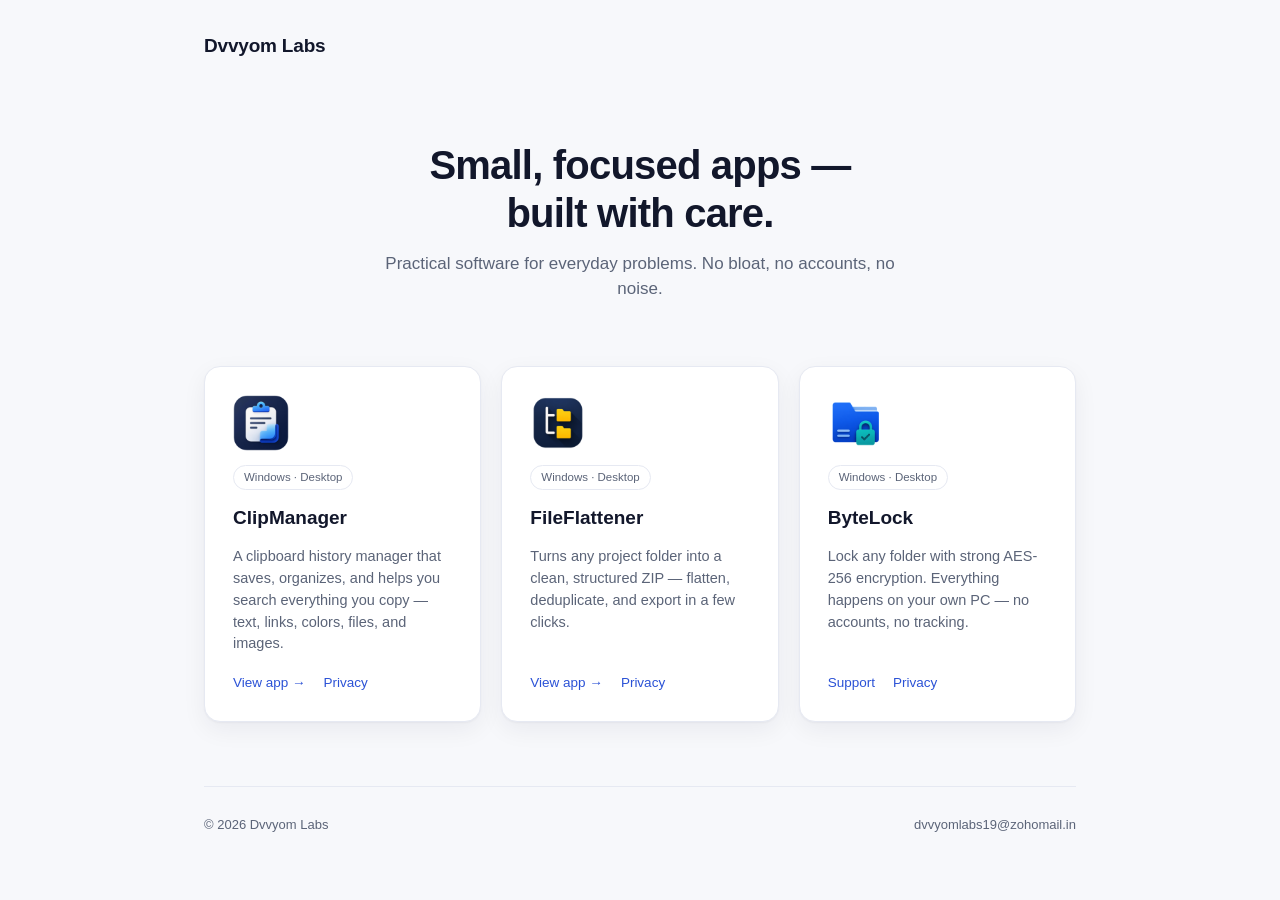
<file: index.html>
<!DOCTYPE html>
<html lang="en">
<head>
<meta charset="UTF-8">
<meta name="viewport" content="width=device-width, initial-scale=1, viewport-fit=cover">
<title>Dvvyom Labs</title>
<link rel="icon" href="[data-uri]">
<style>
  :root{
    --bg:#f7f8fb; --surface:#ffffff; --text:#12172b; --muted:#5b6478;
    --accent:#2b52d6; --accent-2:#173aa6; --border:#e6e9f2; --shadow:0 1px 2px rgba(18,23,43,.04), 0 8px 24px rgba(18,23,43,.06);
  }
  @media (prefers-color-scheme: dark){
    :root:not([data-theme="light"]){
      --bg:#0d1120; --surface:#161b30; --text:#f2f4fb; --muted:#9aa2bd;
      --accent:#6f8bff; --accent-2:#9cb1ff; --border:#262c48; --shadow:0 1px 2px rgba(0,0,0,.3), 0 8px 24px rgba(0,0,0,.35);
    }
  }
  :root[data-theme="dark"]{
    --bg:#0d1120; --surface:#161b30; --text:#f2f4fb; --muted:#9aa2bd;
    --accent:#6f8bff; --accent-2:#9cb1ff; --border:#262c48; --shadow:0 1px 2px rgba(0,0,0,.3), 0 8px 24px rgba(0,0,0,.35);
  }
  *{box-sizing:border-box;}
  html{scroll-padding-top:env(safe-area-inset-top,0px);}
  body{
    margin:0; background:var(--bg); color:var(--text);
    font-family:-apple-system,BlinkMacSystemFont,"Segoe UI",Inter,Roboto,Arial,sans-serif;
    padding-top:env(safe-area-inset-top,0px); padding-bottom:env(safe-area-inset-bottom,0px);
    line-height:1.5;
  }
  .wrap{max-width:920px; margin:0 auto; padding:0 24px;}
  header{padding:32px 0 8px; display:flex; align-items:center; justify-content:space-between;}
  .brand{font-size:19px; font-weight:600; letter-spacing:-0.01em; color:var(--text); text-decoration:none;}
  nav a{color:var(--muted); text-decoration:none; font-size:14px; margin-left:24px;}
  nav a:hover{color:var(--text);}
  .hero{padding:72px 0 48px; text-align:center;}
  .hero h1{font-size:40px; line-height:1.2; margin:0 0 14px; font-weight:700; letter-spacing:-0.02em;}
  .hero p{color:var(--muted); font-size:17px; max-width:520px; margin:0 auto;}
  .apps{display:grid; grid-template-columns:repeat(auto-fit,minmax(240px,1fr)); gap:20px; padding:16px 0 64px;}
  @media (max-width:680px){.apps{grid-template-columns:1fr;}}
  .card{
    background:var(--surface); border:1px solid var(--border); border-radius:16px;
    padding:28px; box-shadow:var(--shadow); display:flex; flex-direction:column; gap:14px;
  }
  .card img{width:56px; height:56px; border-radius:14px; display:block;}
  .card h2{font-size:19px; margin:0; font-weight:600;}
  .card p{color:var(--muted); font-size:14.5px; margin:0; flex-grow:1;}
  .tag{display:inline-block; font-size:11.5px; color:var(--muted); border:1px solid var(--border); border-radius:100px; padding:3px 10px; width:fit-content;}
  .links{display:flex; gap:18px; margin-top:4px;}
  .links a{font-size:13.5px; color:var(--accent); text-decoration:none; font-weight:500;}
  .links a:hover{text-decoration:underline;}
  footer{border-top:1px solid var(--border); padding:28px 0 40px; display:flex; justify-content:space-between; flex-wrap:wrap; gap:12px;}
  footer span{color:var(--muted); font-size:13px;}
  footer a{color:var(--muted); font-size:13px; text-decoration:none;}
  footer a:hover{color:var(--text);}
</style>
</head>
<body>
  <div class="wrap">
    <header>
      <a class="brand" href="/">Dvvyom Labs</a>
    </header>

    <section class="hero">
      <h1>Small, focused apps — <br>built with care.</h1>
      <p>Practical software for everyday problems. No bloat, no accounts, no noise.</p>
    </section>

    <section class="apps">
      <div class="card">
        <img src="[data-uri]" alt="ClipManager icon">
        <span class="tag">Windows · Desktop</span>
        <h2>ClipManager</h2>
        <p>A clipboard history manager that saves, organizes, and helps you search everything you copy — text, links, colors, files, and images.</p>
        <div class="links">
          <a href="/apps/clipmanager/">View app →</a>
          <a href="/apps/clipmanager/privacy/">Privacy</a>
        </div>
      </div>

      <div class="card">
        <img src="[data-uri]" alt="FileFlattener icon">
        <span class="tag">Windows · Desktop</span>
        <h2>FileFlattener</h2>
        <p>Turns any project folder into a clean, structured ZIP — flatten, deduplicate, and export in a few clicks.</p>
        <div class="links">
          <a href="https://omvs077.github.io/apps/fileflattener/">View app →</a>
          <a href="https://omvs077.github.io/apps/fileflattener/privacy/">Privacy</a>
        </div>
      </div>

      <div class="card">
        <img src="[data-uri]" alt="ByteLock icon">
        <span class="tag">Windows · Desktop</span>
        <h2>ByteLock</h2>
        <p>Lock any folder with strong AES-256 encryption. Everything happens on your own PC — no accounts, no tracking.</p>
        <div class="links">
          <a href="/apps/bytelock/support/">Support</a>
          <a href="/apps/bytelock/privacy/">Privacy</a>
        </div>
      </div>
    </section>

    <footer>
      <span>© 2026 Dvvyom Labs</span>
      <a href="mailto:dvvyomlabs19@zohomail.in">dvvyomlabs19@zohomail.in</a>
    </footer>
  </div>
</body>
</html>
</file>
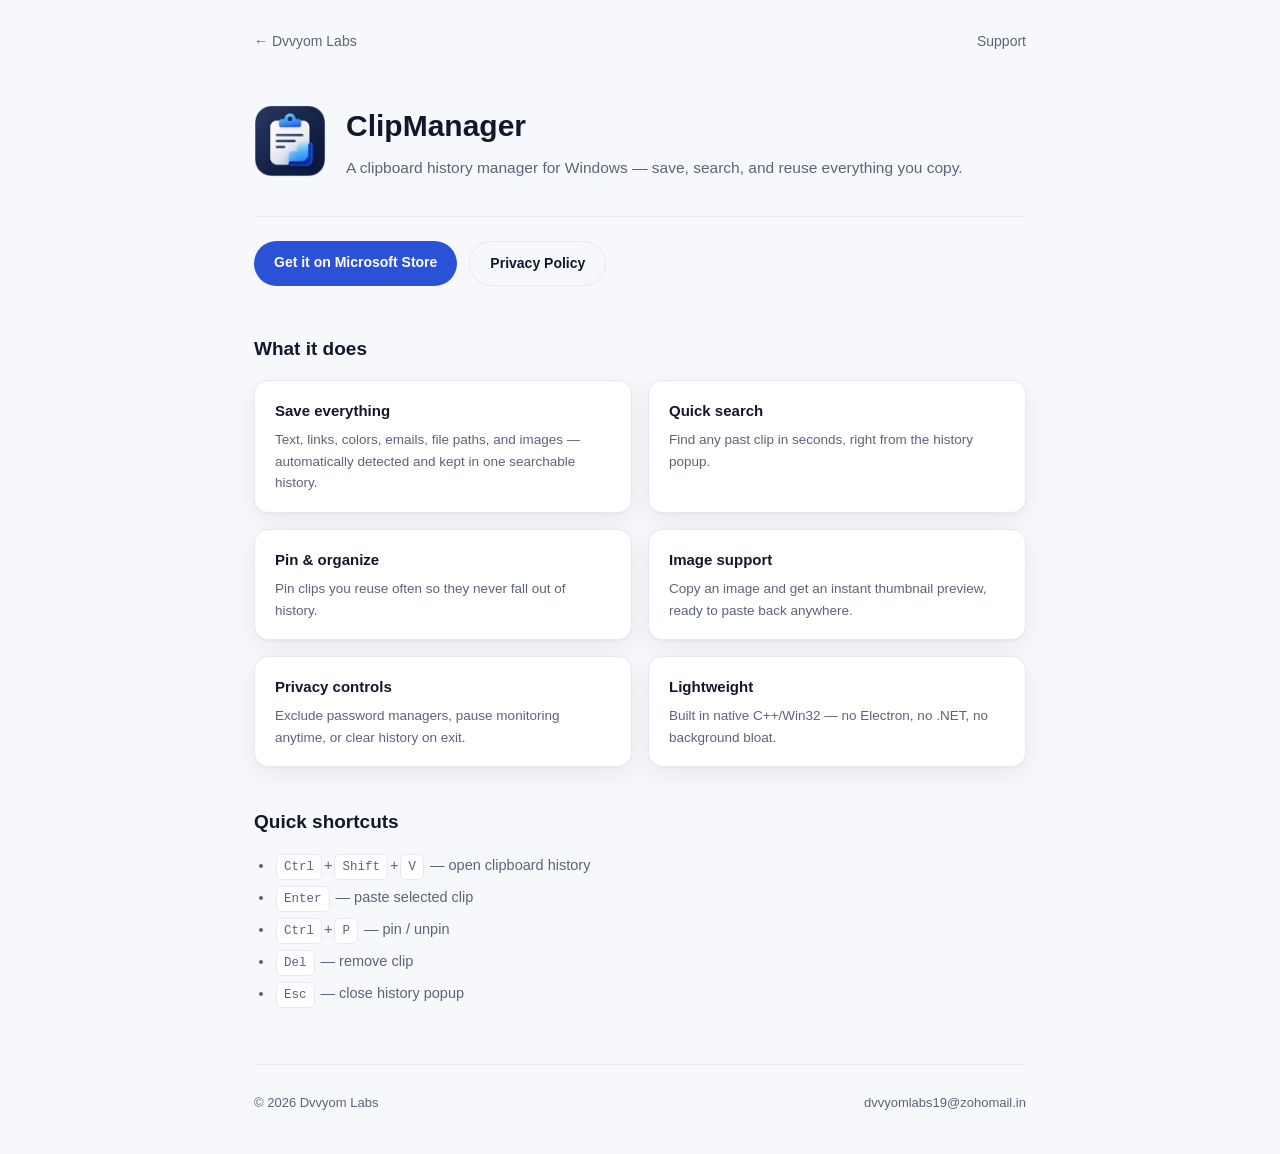
<file: apps/clipmanager/index.html>
<!DOCTYPE html>
<html lang="en">
<head>
<meta charset="UTF-8">
<meta name="viewport" content="width=device-width, initial-scale=1, viewport-fit=cover">
<title>ClipManager — Dvvyom Labs</title>
<link rel="icon" href="[data-uri]">
<style>
  :root{
    --bg:#f7f8fb; --surface:#ffffff; --text:#12172b; --muted:#5b6478;
    --accent:#2b52d6; --border:#e6e9f2; --shadow:0 1px 2px rgba(18,23,43,.04), 0 8px 24px rgba(18,23,43,.06);
  }
  @media (prefers-color-scheme: dark){
    :root:not([data-theme="light"]){
      --bg:#0d1120; --surface:#161b30; --text:#f2f4fb; --muted:#9aa2bd;
      --accent:#6f8bff; --border:#262c48; --shadow:0 1px 2px rgba(0,0,0,.3), 0 8px 24px rgba(0,0,0,.35);
    }
  }
  *{box-sizing:border-box;}
  body{
    margin:0; background:var(--bg); color:var(--text);
    font-family:-apple-system,BlinkMacSystemFont,"Segoe UI",Inter,Roboto,Arial,sans-serif;
    padding-top:env(safe-area-inset-top,0px); padding-bottom:env(safe-area-inset-bottom,0px); line-height:1.6;
  }
  .wrap{max-width:820px; margin:0 auto; padding:0 24px;}
  header{padding:28px 0; display:flex; align-items:center; justify-content:space-between;}
  .back{color:var(--muted); text-decoration:none; font-size:14px;}
  .back:hover{color:var(--text);}
  .hero{display:flex; align-items:center; gap:20px; padding:20px 0 36px; border-bottom:1px solid var(--border);}
  .hero img{width:72px; height:72px; border-radius:18px; flex-shrink:0;}
  .hero h1{margin:0 0 6px; font-size:30px; font-weight:700;}
  .hero p{margin:0; color:var(--muted); font-size:15.5px;}
  .actions{display:flex; gap:12px; padding:24px 0 8px;}
  .btn{padding:10px 20px; border-radius:100px; font-size:14px; text-decoration:none; font-weight:600;}
  .btn.primary{background:var(--accent); color:#fff;}
  .btn.ghost{border:1px solid var(--border); color:var(--text);}
  h2{font-size:19px; margin:40px 0 16px;}
  .features{display:grid; grid-template-columns:1fr 1fr; gap:16px;}
  @media (max-width:600px){.features{grid-template-columns:1fr;}}
  .feature{background:var(--surface); border:1px solid var(--border); border-radius:14px; padding:18px 20px; box-shadow:var(--shadow);}
  .feature h3{margin:0 0 6px; font-size:15px;}
  .feature p{margin:0; color:var(--muted); font-size:13.5px;}
  .kbd{display:inline-block; font-family:ui-monospace,Consolas,monospace; font-size:12.5px; background:var(--surface); border:1px solid var(--border); border-radius:6px; padding:2px 7px; margin:0 2px;}
  ul.plain{padding-left:20px; margin:0; color:var(--muted); font-size:14.5px;}
  ul.plain li{margin-bottom:6px;}
  footer{border-top:1px solid var(--border); margin-top:56px; padding:28px 0 40px; display:flex; justify-content:space-between; flex-wrap:wrap; gap:12px;}
  footer span, footer a{color:var(--muted); font-size:13px; text-decoration:none;}
  footer a:hover{color:var(--text);}
</style>
</head>
<body>
  <div class="wrap">
    <header>
      <a class="back" href="/">← Dvvyom Labs</a>
      <nav><a class="back" href="/apps/clipmanager/support/">Support</a></nav>
    </header>

    <section class="hero">
      <img src="[data-uri]" alt="ClipManager icon">
      <div>
        <h1>ClipManager</h1>
        <p>A clipboard history manager for Windows — save, search, and reuse everything you copy.</p>
      </div>
    </section>

    <div class="actions">
      <a class="btn primary" href="#">Get it on Microsoft Store</a>
      <a class="btn ghost" href="/apps/clipmanager/privacy/">Privacy Policy</a>
    </div>

    <h2>What it does</h2>
    <div class="features">
      <div class="feature"><h3>Save everything</h3><p>Text, links, colors, emails, file paths, and images — automatically detected and kept in one searchable history.</p></div>
      <div class="feature"><h3>Quick search</h3><p>Find any past clip in seconds, right from the history popup.</p></div>
      <div class="feature"><h3>Pin &amp; organize</h3><p>Pin clips you reuse often so they never fall out of history.</p></div>
      <div class="feature"><h3>Image support</h3><p>Copy an image and get an instant thumbnail preview, ready to paste back anywhere.</p></div>
      <div class="feature"><h3>Privacy controls</h3><p>Exclude password managers, pause monitoring anytime, or clear history on exit.</p></div>
      <div class="feature"><h3>Lightweight</h3><p>Built in native C++/Win32 — no Electron, no .NET, no background bloat.</p></div>
    </div>

    <h2>Quick shortcuts</h2>
    <ul class="plain">
      <li><span class="kbd">Ctrl</span>+<span class="kbd">Shift</span>+<span class="kbd">V</span> — open clipboard history</li>
      <li><span class="kbd">Enter</span> — paste selected clip</li>
      <li><span class="kbd">Ctrl</span>+<span class="kbd">P</span> — pin / unpin</li>
      <li><span class="kbd">Del</span> — remove clip</li>
      <li><span class="kbd">Esc</span> — close history popup</li>
    </ul>

    <footer>
      <span>© 2026 Dvvyom Labs</span>
      <a href="mailto:dvvyomlabs19@zohomail.in">dvvyomlabs19@zohomail.in</a>
    </footer>
  </div>
</body>
</html>
</file>
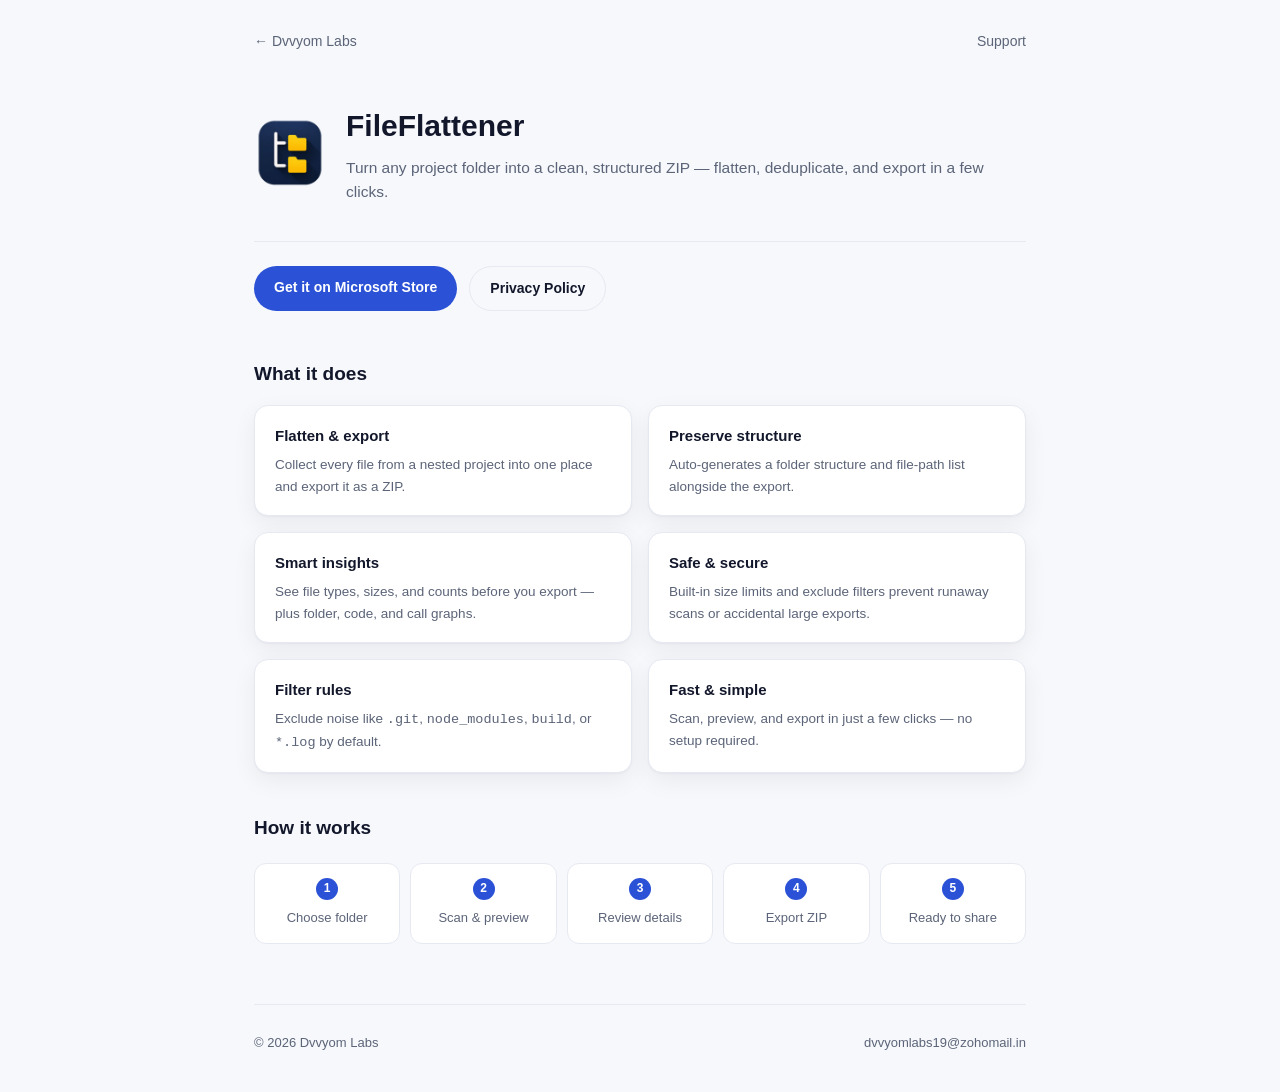
<file: apps/fileflattener/index.html>
<!DOCTYPE html>
<html lang="en">
<head>
<meta charset="UTF-8">
<meta name="viewport" content="width=device-width, initial-scale=1, viewport-fit=cover">
<title>FileFlattener — Dvvyom Labs</title>
<link rel="icon" href="[data-uri]">
<style>
  :root{
    --bg:#f7f8fb; --surface:#ffffff; --text:#12172b; --muted:#5b6478;
    --accent:#2b52d6; --border:#e6e9f2; --shadow:0 1px 2px rgba(18,23,43,.04), 0 8px 24px rgba(18,23,43,.06);
  }
  @media (prefers-color-scheme: dark){
    :root:not([data-theme="light"]){
      --bg:#0d1120; --surface:#161b30; --text:#f2f4fb; --muted:#9aa2bd;
      --accent:#6f8bff; --border:#262c48; --shadow:0 1px 2px rgba(0,0,0,.3), 0 8px 24px rgba(0,0,0,.35);
    }
  }
  *{box-sizing:border-box;}
  body{
    margin:0; background:var(--bg); color:var(--text);
    font-family:-apple-system,BlinkMacSystemFont,"Segoe UI",Inter,Roboto,Arial,sans-serif;
    padding-top:env(safe-area-inset-top,0px); padding-bottom:env(safe-area-inset-bottom,0px); line-height:1.6;
  }
  .wrap{max-width:820px; margin:0 auto; padding:0 24px;}
  header{padding:28px 0; display:flex; align-items:center; justify-content:space-between;}
  .back{color:var(--muted); text-decoration:none; font-size:14px;}
  .back:hover{color:var(--text);}
  .hero{display:flex; align-items:center; gap:20px; padding:20px 0 36px; border-bottom:1px solid var(--border);}
  .hero img{width:72px; height:72px; border-radius:18px; flex-shrink:0;}
  .hero h1{margin:0 0 6px; font-size:30px; font-weight:700;}
  .hero p{margin:0; color:var(--muted); font-size:15.5px;}
  .actions{display:flex; gap:12px; padding:24px 0 8px; flex-wrap:wrap;}
  .btn{padding:10px 20px; border-radius:100px; font-size:14px; text-decoration:none; font-weight:600;}
  .btn.primary{background:var(--accent); color:#fff;}
  .btn.ghost{border:1px solid var(--border); color:var(--text);}
  h2{font-size:19px; margin:40px 0 16px;}
  .features{display:grid; grid-template-columns:1fr 1fr; gap:16px;}
  @media (max-width:600px){.features{grid-template-columns:1fr;}}
  .feature{background:var(--surface); border:1px solid var(--border); border-radius:14px; padding:18px 20px; box-shadow:var(--shadow);}
  .feature h3{margin:0 0 6px; font-size:15px;}
  .feature p{margin:0; color:var(--muted); font-size:13.5px;}
  .steps{display:flex; gap:10px; flex-wrap:wrap; padding:4px 0;}
  .step{flex:1; min-width:110px; background:var(--surface); border:1px solid var(--border); border-radius:12px; padding:14px 16px; text-align:center;}
  .step .n{width:22px; height:22px; border-radius:50%; background:var(--accent); color:#fff; font-size:12px; font-weight:700; display:flex; align-items:center; justify-content:center; margin:0 auto 8px;}
  .step p{margin:0; font-size:13px; color:var(--muted);}
  footer{border-top:1px solid var(--border); margin-top:56px; padding:28px 0 40px; display:flex; justify-content:space-between; flex-wrap:wrap; gap:12px;}
  footer span, footer a{color:var(--muted); font-size:13px; text-decoration:none;}
  footer a:hover{color:var(--text);}
</style>
</head>
<body>
  <div class="wrap">
    <header>
      <a class="back" href="/">← Dvvyom Labs</a>
      <nav><a class="back" href="/apps/fileflattener/support/">Support</a></nav>
    </header>

    <section class="hero">
      <img src="[data-uri]" alt="FileFlattener icon">
      <div>
        <h1>FileFlattener</h1>
        <p>Turn any project folder into a clean, structured ZIP — flatten, deduplicate, and export in a few clicks.</p>
      </div>
    </section>

    <div class="actions">
      <a class="btn primary" href="https://apps.microsoft.com/detail/9N9CJC6LKRJZ">Get it on Microsoft Store</a>
      <a class="btn ghost" href="/apps/fileflattener/privacy/">Privacy Policy</a>
    </div>

    <h2>What it does</h2>
    <div class="features">
      <div class="feature"><h3>Flatten &amp; export</h3><p>Collect every file from a nested project into one place and export it as a ZIP.</p></div>
      <div class="feature"><h3>Preserve structure</h3><p>Auto-generates a folder structure and file-path list alongside the export.</p></div>
      <div class="feature"><h3>Smart insights</h3><p>See file types, sizes, and counts before you export — plus folder, code, and call graphs.</p></div>
      <div class="feature"><h3>Safe &amp; secure</h3><p>Built-in size limits and exclude filters prevent runaway scans or accidental large exports.</p></div>
      <div class="feature"><h3>Filter rules</h3><p>Exclude noise like <code>.git</code>, <code>node_modules</code>, <code>build</code>, or <code>*.log</code> by default.</p></div>
      <div class="feature"><h3>Fast &amp; simple</h3><p>Scan, preview, and export in just a few clicks — no setup required.</p></div>
    </div>

    <h2>How it works</h2>
    <div class="steps">
      <div class="step"><div class="n">1</div><p>Choose folder</p></div>
      <div class="step"><div class="n">2</div><p>Scan &amp; preview</p></div>
      <div class="step"><div class="n">3</div><p>Review details</p></div>
      <div class="step"><div class="n">4</div><p>Export ZIP</p></div>
      <div class="step"><div class="n">5</div><p>Ready to share</p></div>
    </div>

    <footer>
      <span>© 2026 Dvvyom Labs</span>
      <a href="mailto:dvvyomlabs19@zohomail.in">dvvyomlabs19@zohomail.in</a>
    </footer>
  </div>
</body>
</html>
</file>
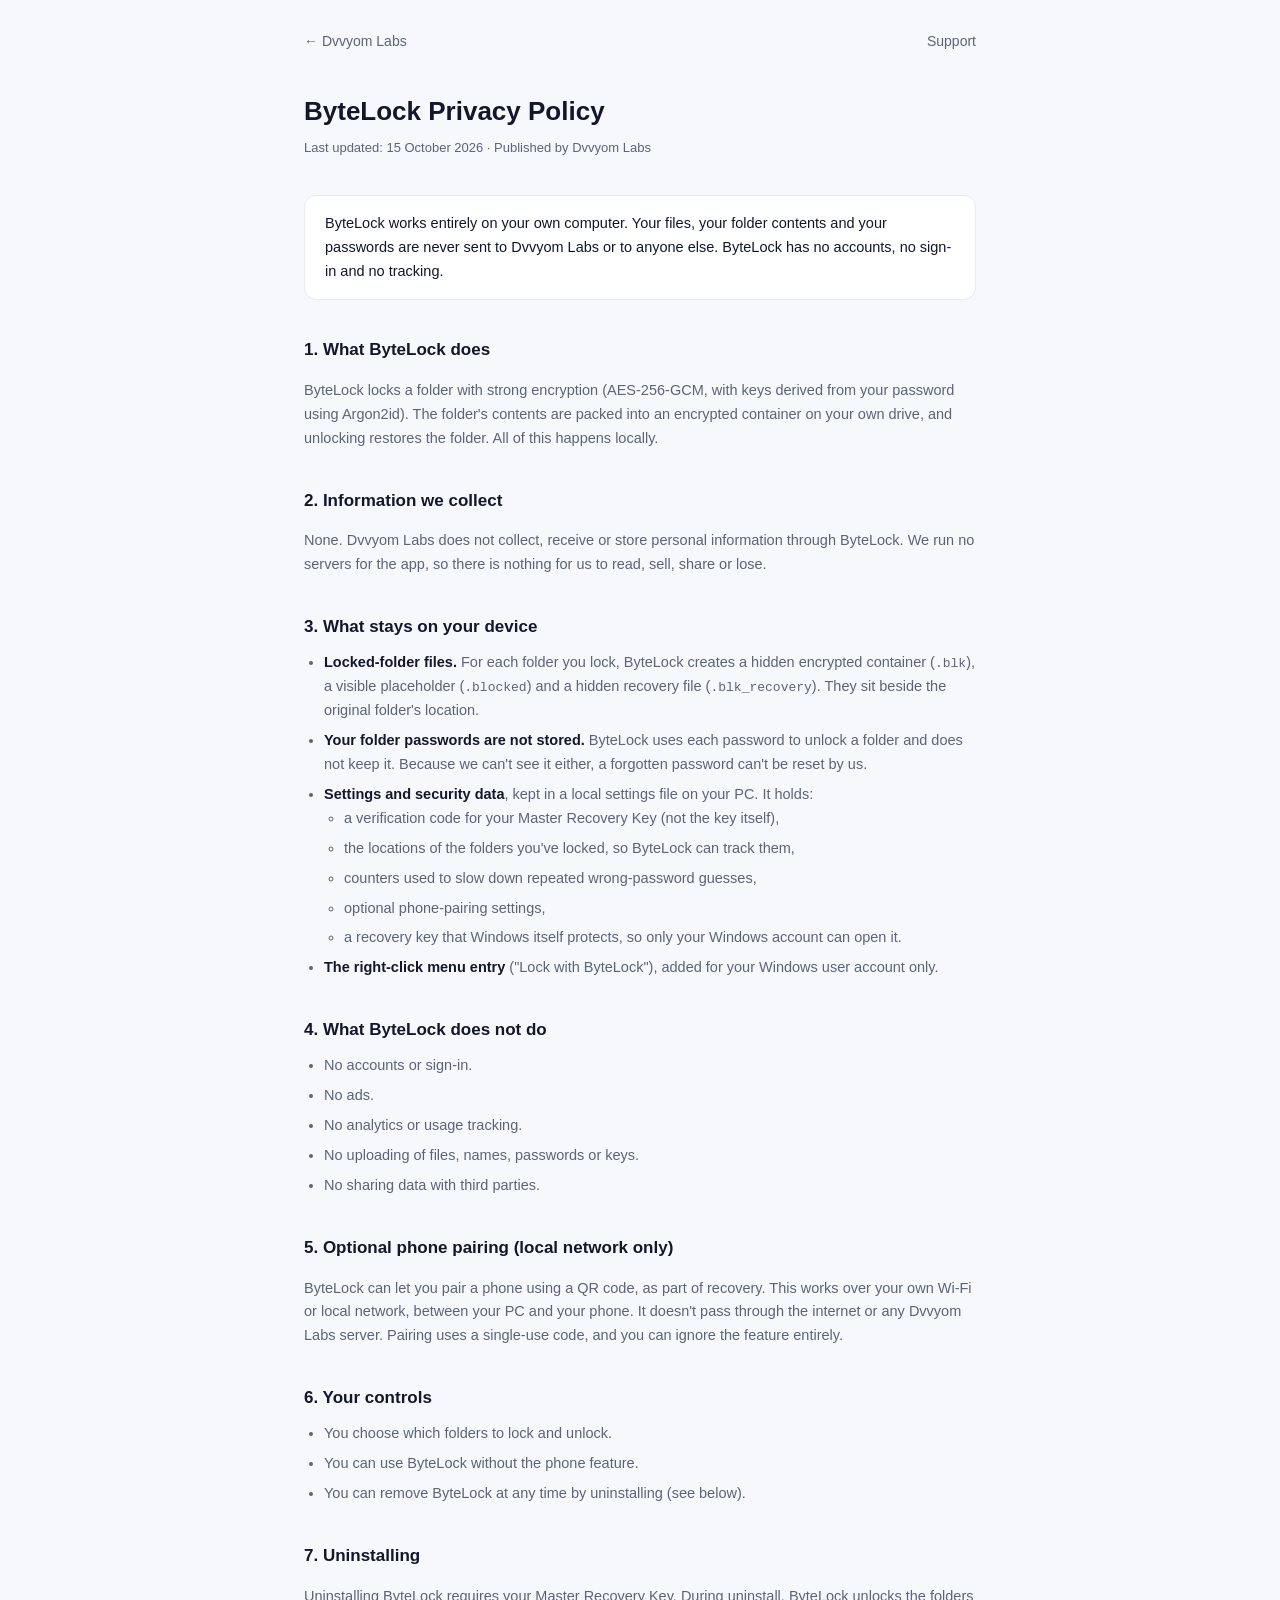
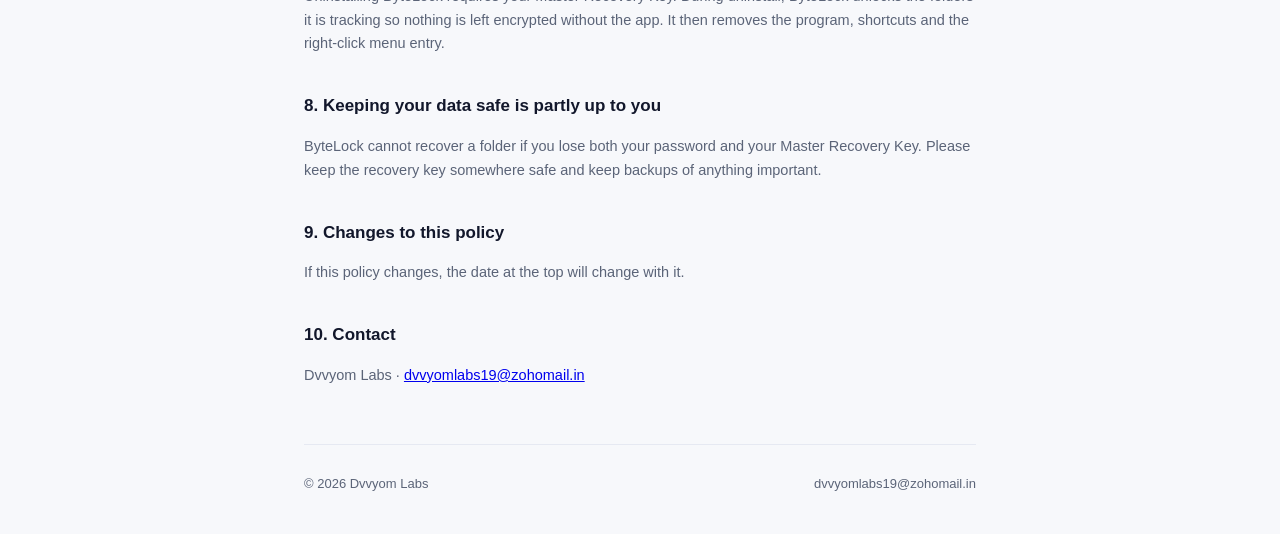
<file: apps/bytelock/privacy/index.html>
<!DOCTYPE html>
<html lang="en">
<head>
<meta charset="UTF-8">
<meta name="viewport" content="width=device-width, initial-scale=1, viewport-fit=cover">
<title>ByteLock Privacy Policy — Dvvyom Labs</title>
<link rel="icon" href="[data-uri]">
<style>
  :root{
    --bg:#f7f8fb; --surface:#ffffff; --text:#12172b; --muted:#5b6478;
    --accent:#2b52d6; --border:#e6e9f2;
  }
  @media (prefers-color-scheme: dark){
    :root:not([data-theme="light"]){
      --bg:#0d1120; --surface:#161b30; --text:#f2f4fb; --muted:#9aa2bd;
      --accent:#6f8bff; --border:#262c48;
    }
  }
  *{box-sizing:border-box;}
  body{
    margin:0; background:var(--bg); color:var(--text);
    font-family:-apple-system,BlinkMacSystemFont,"Segoe UI",Inter,Roboto,Arial,sans-serif;
    padding-top:env(safe-area-inset-top,0px); padding-bottom:env(safe-area-inset-bottom,0px); line-height:1.65;
  }
  .wrap{max-width:720px; margin:0 auto; padding:0 24px;}
  header{padding:28px 0; display:flex; align-items:center; justify-content:space-between;}
  .back{color:var(--muted); text-decoration:none; font-size:14px;}
  .back:hover{color:var(--text);}
  h1{font-size:26px; margin:8px 0 4px;}
  .updated{color:var(--muted); font-size:13px; margin:0 0 36px;}
  h2{font-size:17px; margin:36px 0 10px;}
  p, li{color:var(--muted); font-size:14.5px;}
  ul{padding-left:20px; margin:0;}
  li{margin-bottom:6px;}
  .callout{background:var(--surface); border:1px solid var(--border); border-radius:12px; padding:16px 20px; margin-top:8px;}
  .callout p{color:var(--text); margin:0; font-size:14.5px;}
  footer{border-top:1px solid var(--border); margin-top:56px; padding:28px 0 40px; display:flex; justify-content:space-between; flex-wrap:wrap; gap:12px;}
  footer span, footer a{color:var(--muted); font-size:13px; text-decoration:none;}
  footer a:hover{color:var(--text);}
  code{font-family:ui-monospace,Consolas,monospace; font-size:13px;}
  strong{color:var(--text);}
</style>
</head>
<body>
  <div class="wrap">
    <header>
      <a class="back" href="/">← Dvvyom Labs</a>
      <nav><a class="back" href="/apps/bytelock/support/">Support</a></nav>
    </header>

    <h1>ByteLock Privacy Policy</h1>
    <p class="updated">Last updated: 15 October 2026 · Published by Dvvyom Labs</p>

    <div class="callout">
      <p>ByteLock works entirely on your own computer. Your files, your folder contents and your passwords are never sent to Dvvyom Labs or to anyone else. ByteLock has no accounts, no sign-in and no tracking.</p>
    </div>

    <h2>1. What ByteLock does</h2>
    <p>ByteLock locks a folder with strong encryption (AES-256-GCM, with keys derived from your password using Argon2id). The folder's contents are packed into an encrypted container on your own drive, and unlocking restores the folder. All of this happens locally.</p>

    <h2>2. Information we collect</h2>
    <p>None. Dvvyom Labs does not collect, receive or store personal information through ByteLock. We run no servers for the app, so there is nothing for us to read, sell, share or lose.</p>

    <h2>3. What stays on your device</h2>
    <ul>
      <li><strong>Locked-folder files.</strong> For each folder you lock, ByteLock creates a hidden encrypted container (<code>.blk</code>), a visible placeholder (<code>.blocked</code>) and a hidden recovery file (<code>.blk_recovery</code>). They sit beside the original folder's location.</li>
      <li><strong>Your folder passwords are not stored.</strong> ByteLock uses each password to unlock a folder and does not keep it. Because we can't see it either, a forgotten password can't be reset by us.</li>
      <li><strong>Settings and security data</strong>, kept in a local settings file on your PC. It holds:
        <ul>
          <li>a verification code for your Master Recovery Key (not the key itself),</li>
          <li>the locations of the folders you've locked, so ByteLock can track them,</li>
          <li>counters used to slow down repeated wrong-password guesses,</li>
          <li>optional phone-pairing settings,</li>
          <li>a recovery key that Windows itself protects, so only your Windows account can open it.</li>
        </ul>
      </li>
      <li><strong>The right-click menu entry</strong> ("Lock with ByteLock"), added for your Windows user account only.</li>
    </ul>

    <h2>4. What ByteLock does not do</h2>
    <ul>
      <li>No accounts or sign-in.</li>
      <li>No ads.</li>
      <li>No analytics or usage tracking.</li>
      <li>No uploading of files, names, passwords or keys.</li>
      <li>No sharing data with third parties.</li>
    </ul>

    <h2>5. Optional phone pairing (local network only)</h2>
    <p>ByteLock can let you pair a phone using a QR code, as part of recovery. This works over your own Wi-Fi or local network, between your PC and your phone. It doesn't pass through the internet or any Dvvyom Labs server. Pairing uses a single-use code, and you can ignore the feature entirely.</p>

    <h2>6. Your controls</h2>
    <ul>
      <li>You choose which folders to lock and unlock.</li>
      <li>You can use ByteLock without the phone feature.</li>
      <li>You can remove ByteLock at any time by uninstalling (see below).</li>
    </ul>

    <h2>7. Uninstalling</h2>
    <p>Uninstalling ByteLock requires your Master Recovery Key. During uninstall, ByteLock unlocks the folders it is tracking so nothing is left encrypted without the app. It then removes the program, shortcuts and the right-click menu entry.</p>

    <h2>8. Keeping your data safe is partly up to you</h2>
    <p>ByteLock cannot recover a folder if you lose both your password and your Master Recovery Key. Please keep the recovery key somewhere safe and keep backups of anything important.</p>

    <h2>9. Changes to this policy</h2>
    <p>If this policy changes, the date at the top will change with it.</p>

    <h2>10. Contact</h2>
    <p>Dvvyom Labs · <a href="mailto:dvvyomlabs19@zohomail.in">dvvyomlabs19@zohomail.in</a></p>

    <footer>
      <span>© 2026 Dvvyom Labs</span>
      <a href="mailto:dvvyomlabs19@zohomail.in">dvvyomlabs19@zohomail.in</a>
    </footer>
  </div>
</body>
</html>
</file>
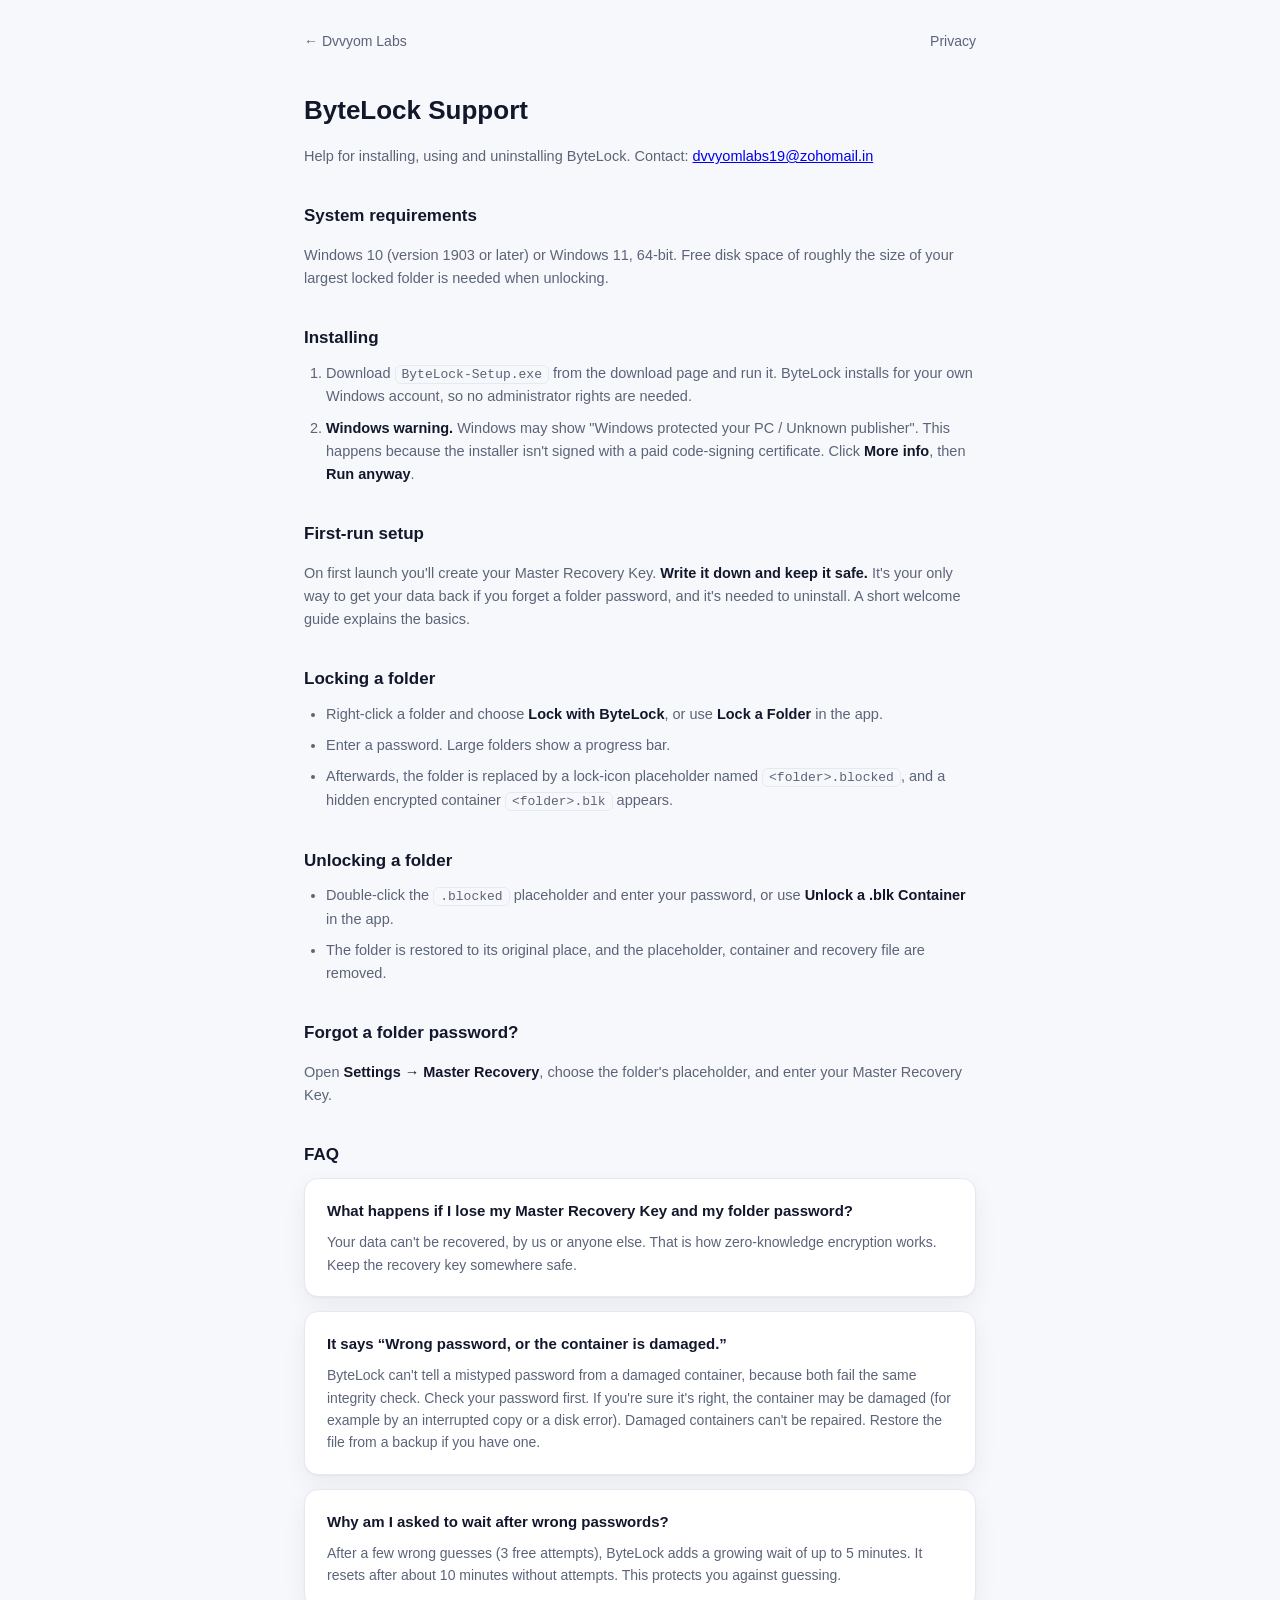
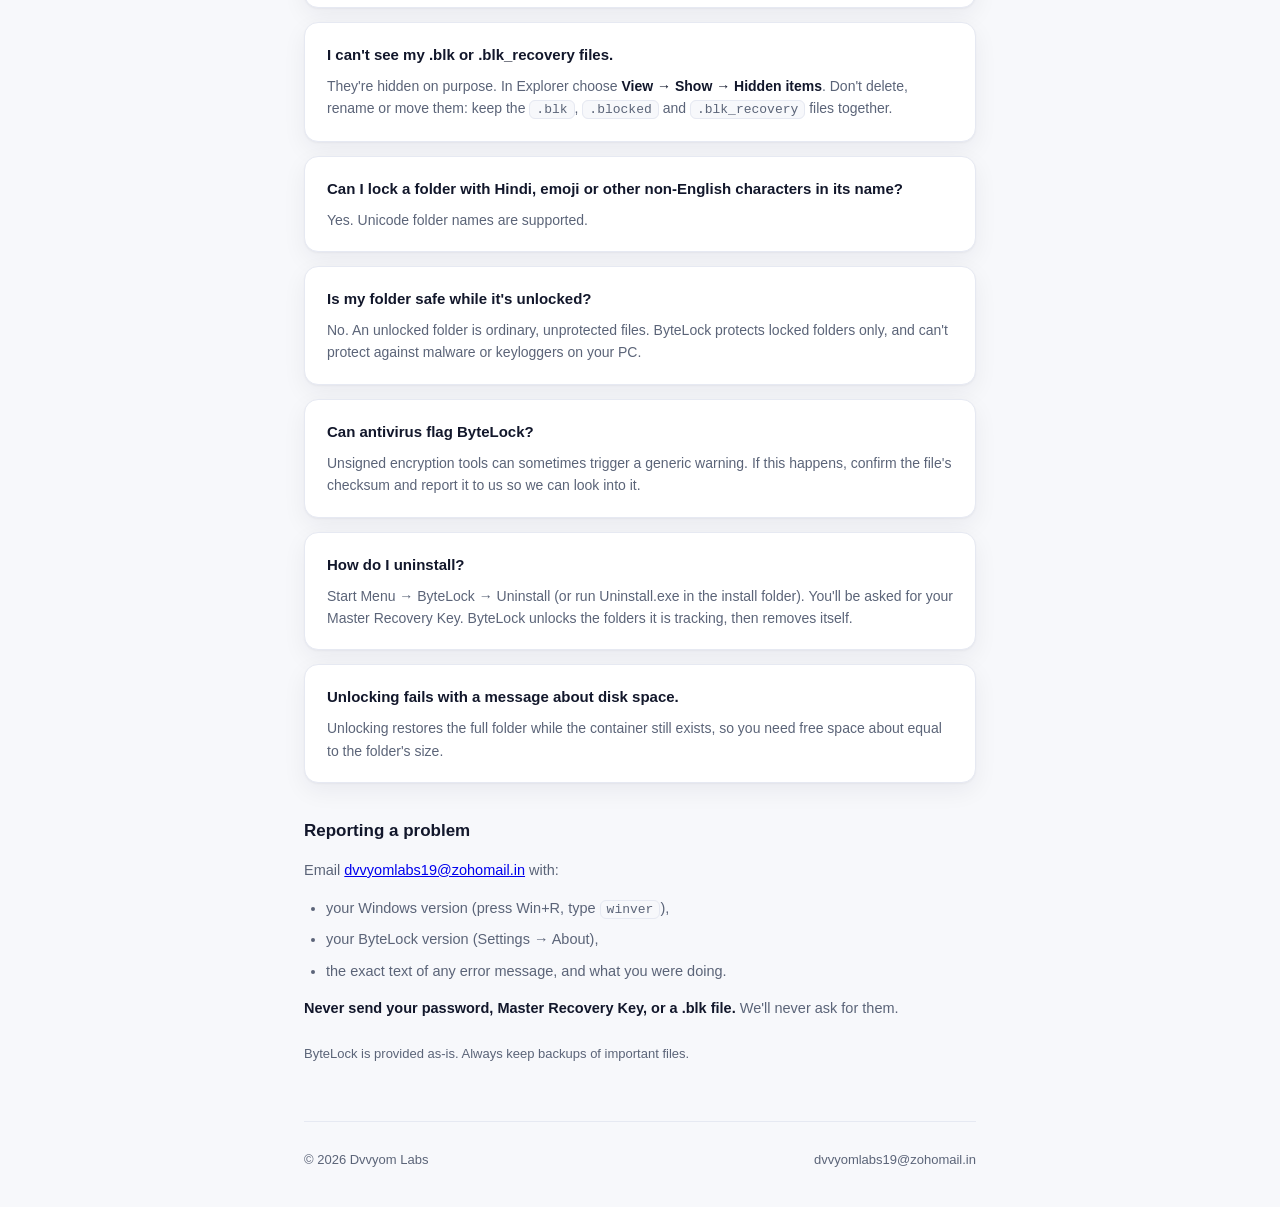
<file: apps/bytelock/support/index.html>
<!DOCTYPE html>
<html lang="en">
<head>
<meta charset="UTF-8">
<meta name="viewport" content="width=device-width, initial-scale=1, viewport-fit=cover">
<title>ByteLock Support — Dvvyom Labs</title>
<link rel="icon" href="[data-uri]">
<style>
  :root{
    --bg:#f7f8fb; --surface:#ffffff; --text:#12172b; --muted:#5b6478;
    --accent:#2b52d6; --border:#e6e9f2; --shadow:0 1px 2px rgba(18,23,43,.04), 0 8px 24px rgba(18,23,43,.06);
  }
  @media (prefers-color-scheme: dark){
    :root:not([data-theme="light"]){
      --bg:#0d1120; --surface:#161b30; --text:#f2f4fb; --muted:#9aa2bd;
      --accent:#6f8bff; --border:#262c48; --shadow:0 1px 2px rgba(0,0,0,.3), 0 8px 24px rgba(0,0,0,.35);
    }
  }
  *{box-sizing:border-box;}
  body{
    margin:0; background:var(--bg); color:var(--text);
    font-family:-apple-system,BlinkMacSystemFont,"Segoe UI",Inter,Roboto,Arial,sans-serif;
    padding-top:env(safe-area-inset-top,0px); padding-bottom:env(safe-area-inset-bottom,0px); line-height:1.6;
  }
  .wrap{max-width:720px; margin:0 auto; padding:0 24px;}
  header{padding:28px 0; display:flex; align-items:center; justify-content:space-between;}
  .back{color:var(--muted); text-decoration:none; font-size:14px;}
  .back:hover{color:var(--text);}
  h1{font-size:26px; margin:8px 0 36px;}
  .faq{background:var(--surface); border:1px solid var(--border); border-radius:14px; padding:20px 22px; margin-bottom:14px; box-shadow:var(--shadow);}
  .faq h3{margin:0 0 8px; font-size:15.5px;}
  .faq p{margin:0; color:var(--muted); font-size:14px;}
  .code{font-family:ui-monospace,Consolas,monospace; font-size:13px; background:var(--bg); border:1px solid var(--border); border-radius:6px; padding:1px 6px;}
  .contact{margin-top:36px; padding:22px; background:var(--surface); border:1px solid var(--border); border-radius:14px; text-align:center;}
  .contact p{color:var(--muted); margin:0 0 6px; font-size:14px;}
  .contact a{color:var(--accent); text-decoration:none; font-weight:600; font-size:14.5px;}
  footer{border-top:1px solid var(--border); margin-top:56px; padding:28px 0 40px; display:flex; justify-content:space-between; flex-wrap:wrap; gap:12px;}
  footer span, footer a{color:var(--muted); font-size:13px; text-decoration:none;}
  footer a:hover{color:var(--text);}
  h2{font-size:17px; margin:34px 0 10px;}
  p, li{color:var(--muted); font-size:14.5px;}
  ul, ol{padding-left:22px; margin:0;}
  li{margin-bottom:8px;}
  strong{color:var(--text);}
  .lead{margin:-22px 0 8px;}
  .hash{word-break:break-all; display:inline-block; margin-top:6px;}
  .fine{margin-top:24px; font-size:13px;}
  .faq h3{font-size:15px;}
</style>
</head>
<body>
  <div class="wrap">
    <header>
      <a class="back" href="/">← Dvvyom Labs</a>
      <nav><a class="back" href="/apps/bytelock/privacy/">Privacy</a></nav>
    </header>

    <h1>ByteLock Support</h1>
    <p class="lead">Help for installing, using and uninstalling ByteLock. Contact: <a href="mailto:dvvyomlabs19@zohomail.in">dvvyomlabs19@zohomail.in</a></p>

    <h2>System requirements</h2>
    <p>Windows 10 (version 1903 or later) or Windows 11, 64-bit. Free disk space of roughly the size of your largest locked folder is needed when unlocking.</p>

    <h2>Installing</h2>
    <ol>
      <li>Download <span class="code">ByteLock-Setup.exe</span> from the download page and run it. ByteLock installs for your own Windows account, so no administrator rights are needed.</li>
      <li><strong>Windows warning.</strong> Windows may show "Windows protected your PC / Unknown publisher". This happens because the installer isn't signed with a paid code-signing certificate. Click <strong>More info</strong>, then <strong>Run anyway</strong>.</li>
    </ol>

    <h2>First-run setup</h2>
    <p>On first launch you'll create your Master Recovery Key. <strong>Write it down and keep it safe.</strong> It's your only way to get your data back if you forget a folder password, and it's needed to uninstall. A short welcome guide explains the basics.</p>

    <h2>Locking a folder</h2>
    <ul>
      <li>Right-click a folder and choose <strong>Lock with ByteLock</strong>, or use <strong>Lock a Folder</strong> in the app.</li>
      <li>Enter a password. Large folders show a progress bar.</li>
      <li>Afterwards, the folder is replaced by a lock-icon placeholder named <span class="code">&lt;folder&gt;.blocked</span>, and a hidden encrypted container <span class="code">&lt;folder&gt;.blk</span> appears.</li>
    </ul>

    <h2>Unlocking a folder</h2>
    <ul>
      <li>Double-click the <span class="code">.blocked</span> placeholder and enter your password, or use <strong>Unlock a .blk Container</strong> in the app.</li>
      <li>The folder is restored to its original place, and the placeholder, container and recovery file are removed.</li>
    </ul>

    <h2>Forgot a folder password?</h2>
    <p>Open <strong>Settings → Master Recovery</strong>, choose the folder's placeholder, and enter your Master Recovery Key.</p>

    <h2>FAQ</h2>
    <div class="faq">
      <h3>What happens if I lose my Master Recovery Key and my folder password?</h3>
      <p>Your data can't be recovered, by us or anyone else. That is how zero-knowledge encryption works. Keep the recovery key somewhere safe.</p>
    </div>
    <div class="faq">
      <h3>It says “Wrong password, or the container is damaged.”</h3>
      <p>ByteLock can't tell a mistyped password from a damaged container, because both fail the same integrity check. Check your password first. If you're sure it's right, the container may be damaged (for example by an interrupted copy or a disk error). Damaged containers can't be repaired. Restore the file from a backup if you have one.</p>
    </div>
    <div class="faq">
      <h3>Why am I asked to wait after wrong passwords?</h3>
      <p>After a few wrong guesses (3 free attempts), ByteLock adds a growing wait of up to 5 minutes. It resets after about 10 minutes without attempts. This protects you against guessing.</p>
    </div>
    <div class="faq">
      <h3>I can't see my .blk or .blk_recovery files.</h3>
      <p>They're hidden on purpose. In Explorer choose <strong>View → Show → Hidden items</strong>. Don't delete, rename or move them: keep the <span class="code">.blk</span>, <span class="code">.blocked</span> and <span class="code">.blk_recovery</span> files together.</p>
    </div>
    <div class="faq">
      <h3>Can I lock a folder with Hindi, emoji or other non-English characters in its name?</h3>
      <p>Yes. Unicode folder names are supported.</p>
    </div>
    <div class="faq">
      <h3>Is my folder safe while it's unlocked?</h3>
      <p>No. An unlocked folder is ordinary, unprotected files. ByteLock protects locked folders only, and can't protect against malware or keyloggers on your PC.</p>
    </div>
    <div class="faq">
      <h3>Can antivirus flag ByteLock?</h3>
      <p>Unsigned encryption tools can sometimes trigger a generic warning. If this happens, confirm the file's checksum and report it to us so we can look into it.</p>
    </div>
    <div class="faq">
      <h3>How do I uninstall?</h3>
      <p>Start Menu → ByteLock → Uninstall (or run Uninstall.exe in the install folder). You'll be asked for your Master Recovery Key. ByteLock unlocks the folders it is tracking, then removes itself.</p>
    </div>
    <div class="faq">
      <h3>Unlocking fails with a message about disk space.</h3>
      <p>Unlocking restores the full folder while the container still exists, so you need free space about equal to the folder's size.</p>
    </div>

    <h2>Reporting a problem</h2>
    <p>Email <a href="mailto:dvvyomlabs19@zohomail.in">dvvyomlabs19@zohomail.in</a> with:</p>
    <ul>
      <li>your Windows version (press Win+R, type <span class="code">winver</span>),</li>
      <li>your ByteLock version (Settings → About),</li>
      <li>the exact text of any error message, and what you were doing.</li>
    </ul>
    <p><strong>Never send your password, Master Recovery Key, or a .blk file.</strong> We'll never ask for them.</p>
    <p class="fine">ByteLock is provided as-is. Always keep backups of important files.</p>

    <footer>
      <span>© 2026 Dvvyom Labs</span>
      <a href="mailto:dvvyomlabs19@zohomail.in">dvvyomlabs19@zohomail.in</a>
    </footer>
  </div>
</body>
</html>
</file>
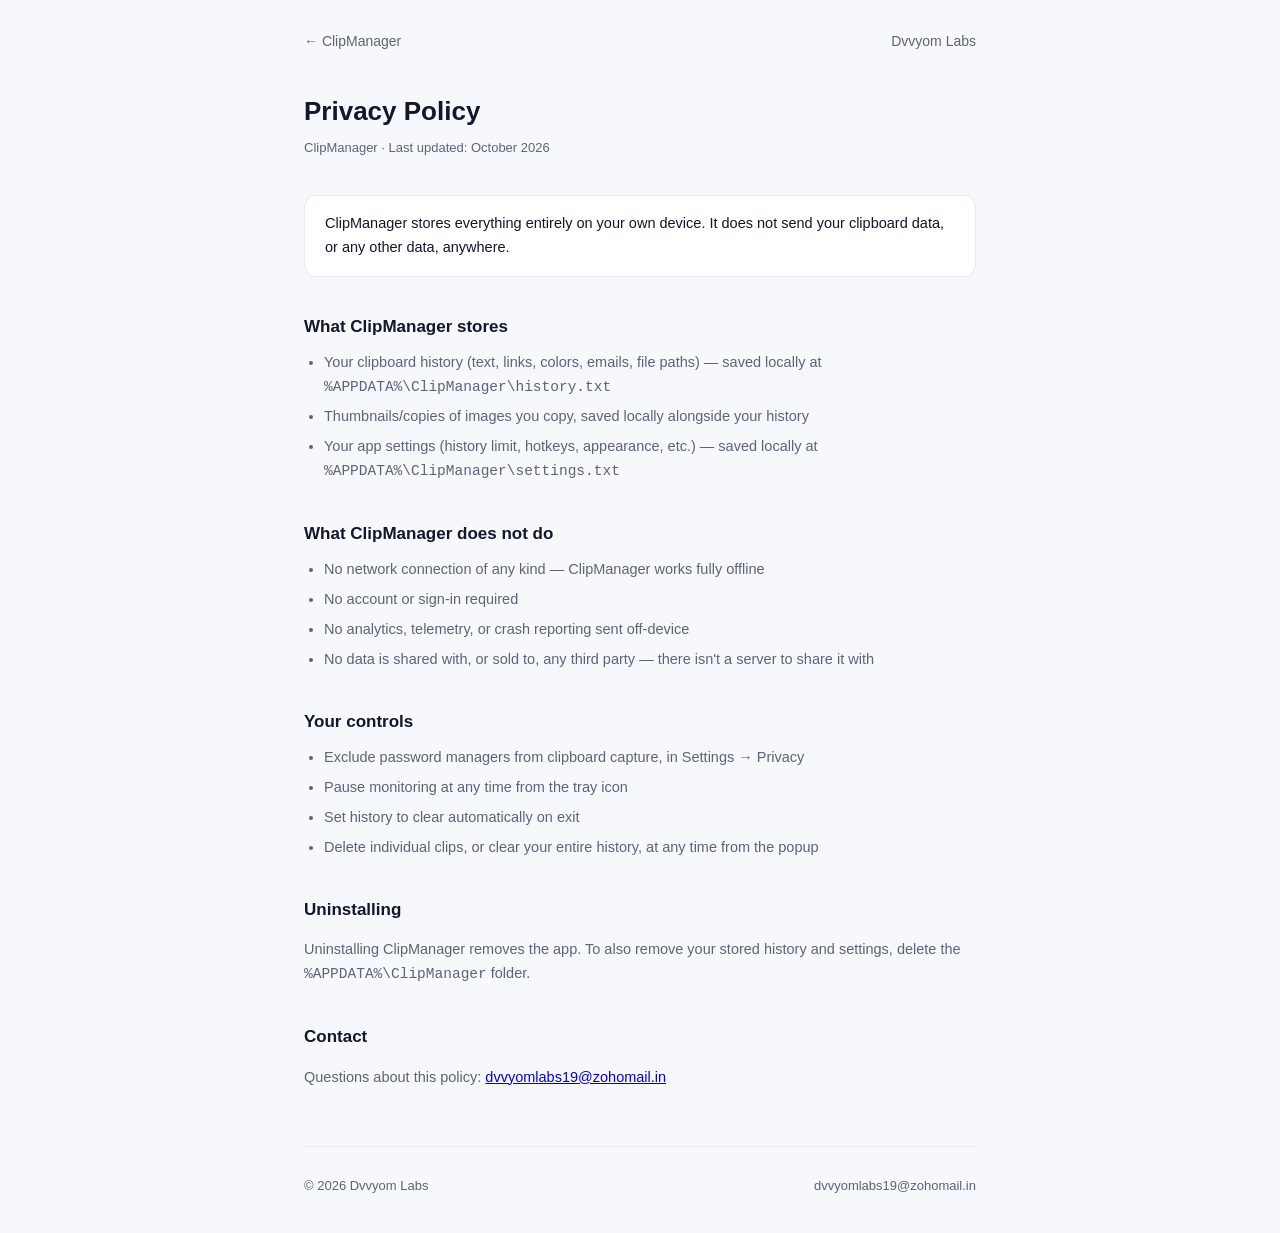
<file: apps/clipmanager/privacy/index.html>
<!DOCTYPE html>
<html lang="en">
<head>
<meta charset="UTF-8">
<meta name="viewport" content="width=device-width, initial-scale=1, viewport-fit=cover">
<title>ClipManager Privacy Policy — Dvvyom Labs</title>
<link rel="icon" href="[data-uri]">
<style>
  :root{
    --bg:#f7f8fb; --surface:#ffffff; --text:#12172b; --muted:#5b6478;
    --accent:#2b52d6; --border:#e6e9f2;
  }
  @media (prefers-color-scheme: dark){
    :root:not([data-theme="light"]){
      --bg:#0d1120; --surface:#161b30; --text:#f2f4fb; --muted:#9aa2bd;
      --accent:#6f8bff; --border:#262c48;
    }
  }
  *{box-sizing:border-box;}
  body{
    margin:0; background:var(--bg); color:var(--text);
    font-family:-apple-system,BlinkMacSystemFont,"Segoe UI",Inter,Roboto,Arial,sans-serif;
    padding-top:env(safe-area-inset-top,0px); padding-bottom:env(safe-area-inset-bottom,0px); line-height:1.65;
  }
  .wrap{max-width:720px; margin:0 auto; padding:0 24px;}
  header{padding:28px 0; display:flex; align-items:center; justify-content:space-between;}
  .back{color:var(--muted); text-decoration:none; font-size:14px;}
  .back:hover{color:var(--text);}
  h1{font-size:26px; margin:8px 0 4px;}
  .updated{color:var(--muted); font-size:13px; margin:0 0 36px;}
  h2{font-size:17px; margin:36px 0 10px;}
  p, li{color:var(--muted); font-size:14.5px;}
  ul{padding-left:20px; margin:0;}
  li{margin-bottom:6px;}
  .callout{background:var(--surface); border:1px solid var(--border); border-radius:12px; padding:16px 20px; margin-top:8px;}
  .callout p{color:var(--text); margin:0; font-size:14.5px;}
  footer{border-top:1px solid var(--border); margin-top:56px; padding:28px 0 40px; display:flex; justify-content:space-between; flex-wrap:wrap; gap:12px;}
  footer span, footer a{color:var(--muted); font-size:13px; text-decoration:none;}
  footer a:hover{color:var(--text);}
</style>
</head>
<body>
  <div class="wrap">
    <header>
      <a class="back" href="/apps/clipmanager/">← ClipManager</a>
      <nav><a class="back" href="/">Dvvyom Labs</a></nav>
    </header>

    <h1>Privacy Policy</h1>
    <p class="updated">ClipManager · Last updated: October 2026</p>

    <div class="callout">
      <p>ClipManager stores everything entirely on your own device. It does not send your clipboard data, or any other data, anywhere.</p>
    </div>

    <h2>What ClipManager stores</h2>
    <ul>
      <li>Your clipboard history (text, links, colors, emails, file paths) — saved locally at <code>%APPDATA%\ClipManager\history.txt</code></li>
      <li>Thumbnails/copies of images you copy, saved locally alongside your history</li>
      <li>Your app settings (history limit, hotkeys, appearance, etc.) — saved locally at <code>%APPDATA%\ClipManager\settings.txt</code></li>
    </ul>

    <h2>What ClipManager does not do</h2>
    <ul>
      <li>No network connection of any kind — ClipManager works fully offline</li>
      <li>No account or sign-in required</li>
      <li>No analytics, telemetry, or crash reporting sent off-device</li>
      <li>No data is shared with, or sold to, any third party — there isn't a server to share it with</li>
    </ul>

    <h2>Your controls</h2>
    <ul>
      <li>Exclude password managers from clipboard capture, in Settings → Privacy</li>
      <li>Pause monitoring at any time from the tray icon</li>
      <li>Set history to clear automatically on exit</li>
      <li>Delete individual clips, or clear your entire history, at any time from the popup</li>
    </ul>

    <h2>Uninstalling</h2>
    <p>Uninstalling ClipManager removes the app. To also remove your stored history and settings, delete the <code>%APPDATA%\ClipManager</code> folder.</p>

    <h2>Contact</h2>
    <p>Questions about this policy: <a href="mailto:dvvyomlabs19@zohomail.in">dvvyomlabs19@zohomail.in</a></p>

    <footer>
      <span>© 2026 Dvvyom Labs</span>
      <a href="mailto:dvvyomlabs19@zohomail.in">dvvyomlabs19@zohomail.in</a>
    </footer>
  </div>
</body>
</html>
</file>
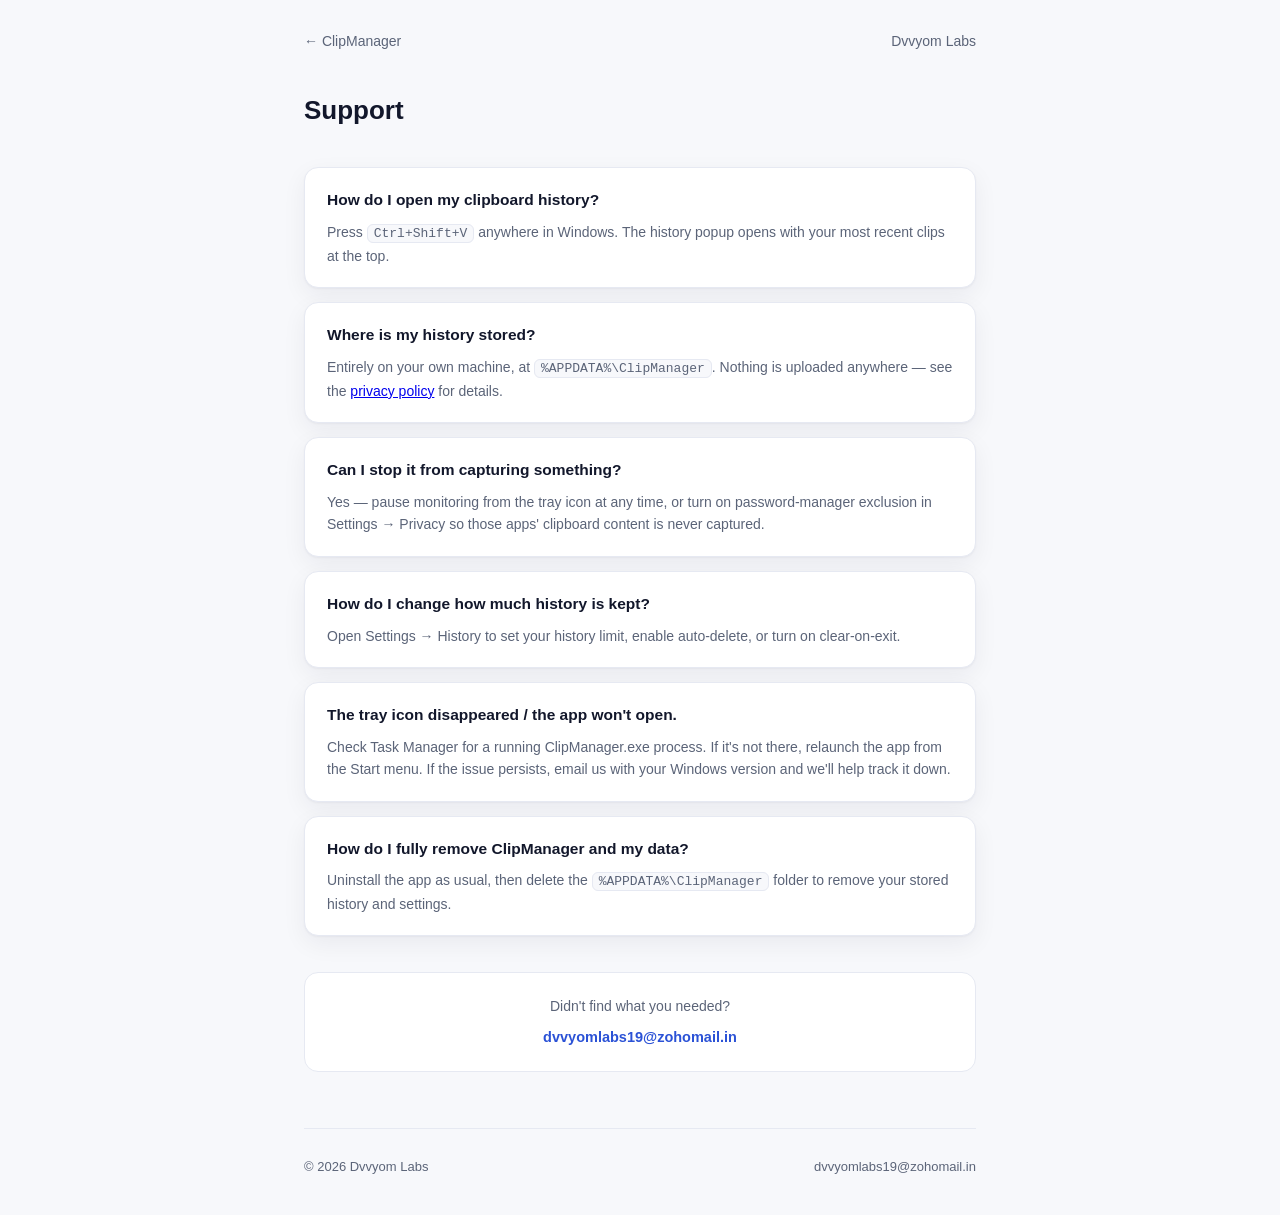
<file: apps/clipmanager/support/index.html>
<!DOCTYPE html>
<html lang="en">
<head>
<meta charset="UTF-8">
<meta name="viewport" content="width=device-width, initial-scale=1, viewport-fit=cover">
<title>ClipManager Support — Dvvyom Labs</title>
<link rel="icon" href="[data-uri]">
<style>
  :root{
    --bg:#f7f8fb; --surface:#ffffff; --text:#12172b; --muted:#5b6478;
    --accent:#2b52d6; --border:#e6e9f2; --shadow:0 1px 2px rgba(18,23,43,.04), 0 8px 24px rgba(18,23,43,.06);
  }
  @media (prefers-color-scheme: dark){
    :root:not([data-theme="light"]){
      --bg:#0d1120; --surface:#161b30; --text:#f2f4fb; --muted:#9aa2bd;
      --accent:#6f8bff; --border:#262c48; --shadow:0 1px 2px rgba(0,0,0,.3), 0 8px 24px rgba(0,0,0,.35);
    }
  }
  *{box-sizing:border-box;}
  body{
    margin:0; background:var(--bg); color:var(--text);
    font-family:-apple-system,BlinkMacSystemFont,"Segoe UI",Inter,Roboto,Arial,sans-serif;
    padding-top:env(safe-area-inset-top,0px); padding-bottom:env(safe-area-inset-bottom,0px); line-height:1.6;
  }
  .wrap{max-width:720px; margin:0 auto; padding:0 24px;}
  header{padding:28px 0; display:flex; align-items:center; justify-content:space-between;}
  .back{color:var(--muted); text-decoration:none; font-size:14px;}
  .back:hover{color:var(--text);}
  h1{font-size:26px; margin:8px 0 36px;}
  .faq{background:var(--surface); border:1px solid var(--border); border-radius:14px; padding:20px 22px; margin-bottom:14px; box-shadow:var(--shadow);}
  .faq h3{margin:0 0 8px; font-size:15.5px;}
  .faq p{margin:0; color:var(--muted); font-size:14px;}
  .code{font-family:ui-monospace,Consolas,monospace; font-size:13px; background:var(--bg); border:1px solid var(--border); border-radius:6px; padding:1px 6px;}
  .contact{margin-top:36px; padding:22px; background:var(--surface); border:1px solid var(--border); border-radius:14px; text-align:center;}
  .contact p{color:var(--muted); margin:0 0 6px; font-size:14px;}
  .contact a{color:var(--accent); text-decoration:none; font-weight:600; font-size:14.5px;}
  footer{border-top:1px solid var(--border); margin-top:56px; padding:28px 0 40px; display:flex; justify-content:space-between; flex-wrap:wrap; gap:12px;}
  footer span, footer a{color:var(--muted); font-size:13px; text-decoration:none;}
  footer a:hover{color:var(--text);}
</style>
</head>
<body>
  <div class="wrap">
    <header>
      <a class="back" href="/apps/clipmanager/">← ClipManager</a>
      <nav><a class="back" href="/">Dvvyom Labs</a></nav>
    </header>

    <h1>Support</h1>

    <div class="faq">
      <h3>How do I open my clipboard history?</h3>
      <p>Press <span class="code">Ctrl+Shift+V</span> anywhere in Windows. The history popup opens with your most recent clips at the top.</p>
    </div>

    <div class="faq">
      <h3>Where is my history stored?</h3>
      <p>Entirely on your own machine, at <span class="code">%APPDATA%\ClipManager</span>. Nothing is uploaded anywhere — see the <a href="/apps/clipmanager/privacy/">privacy policy</a> for details.</p>
    </div>

    <div class="faq">
      <h3>Can I stop it from capturing something?</h3>
      <p>Yes — pause monitoring from the tray icon at any time, or turn on password-manager exclusion in Settings → Privacy so those apps' clipboard content is never captured.</p>
    </div>

    <div class="faq">
      <h3>How do I change how much history is kept?</h3>
      <p>Open Settings → History to set your history limit, enable auto-delete, or turn on clear-on-exit.</p>
    </div>

    <div class="faq">
      <h3>The tray icon disappeared / the app won't open.</h3>
      <p>Check Task Manager for a running ClipManager.exe process. If it's not there, relaunch the app from the Start menu. If the issue persists, email us with your Windows version and we'll help track it down.</p>
    </div>

    <div class="faq">
      <h3>How do I fully remove ClipManager and my data?</h3>
      <p>Uninstall the app as usual, then delete the <span class="code">%APPDATA%\ClipManager</span> folder to remove your stored history and settings.</p>
    </div>

    <div class="contact">
      <p>Didn't find what you needed?</p>
      <a href="mailto:dvvyomlabs19@zohomail.in">dvvyomlabs19@zohomail.in</a>
    </div>

    <footer>
      <span>© 2026 Dvvyom Labs</span>
      <a href="mailto:dvvyomlabs19@zohomail.in">dvvyomlabs19@zohomail.in</a>
    </footer>
  </div>
</body>
</html>
</file>
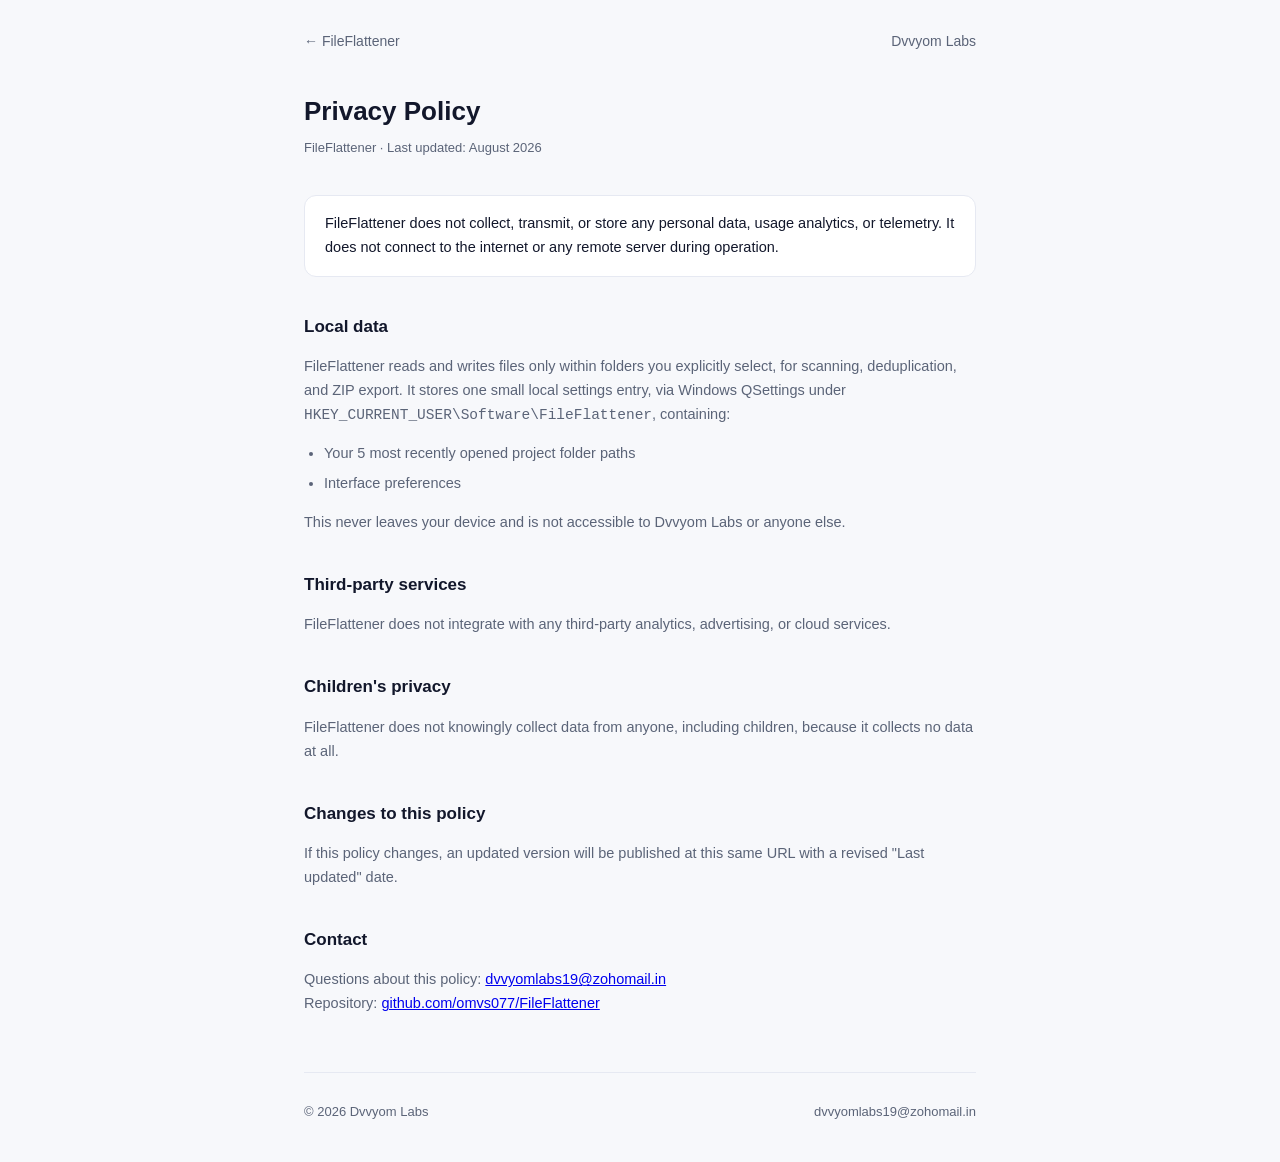
<file: apps/fileflattener/privacy/index.html>
<!DOCTYPE html>
<html lang="en">
<head>
<meta charset="UTF-8">
<meta name="viewport" content="width=device-width, initial-scale=1, viewport-fit=cover">
<title>FileFlattener Privacy Policy — Dvvyom Labs</title>
<link rel="icon" href="[data-uri]">
<style>
  :root{
    --bg:#f7f8fb; --surface:#ffffff; --text:#12172b; --muted:#5b6478;
    --accent:#2b52d6; --border:#e6e9f2;
  }
  @media (prefers-color-scheme: dark){
    :root:not([data-theme="light"]){
      --bg:#0d1120; --surface:#161b30; --text:#f2f4fb; --muted:#9aa2bd;
      --accent:#6f8bff; --border:#262c48;
    }
  }
  *{box-sizing:border-box;}
  body{
    margin:0; background:var(--bg); color:var(--text);
    font-family:-apple-system,BlinkMacSystemFont,"Segoe UI",Inter,Roboto,Arial,sans-serif;
    padding-top:env(safe-area-inset-top,0px); padding-bottom:env(safe-area-inset-bottom,0px); line-height:1.65;
  }
  .wrap{max-width:720px; margin:0 auto; padding:0 24px;}
  header{padding:28px 0; display:flex; align-items:center; justify-content:space-between;}
  .back{color:var(--muted); text-decoration:none; font-size:14px;}
  .back:hover{color:var(--text);}
  h1{font-size:26px; margin:8px 0 4px;}
  .updated{color:var(--muted); font-size:13px; margin:0 0 36px;}
  h2{font-size:17px; margin:36px 0 10px;}
  p, li{color:var(--muted); font-size:14.5px;}
  ul{padding-left:20px; margin:0;}
  li{margin-bottom:6px;}
  .callout{background:var(--surface); border:1px solid var(--border); border-radius:12px; padding:16px 20px; margin-top:8px;}
  .callout p{color:var(--text); margin:0; font-size:14.5px;}
  footer{border-top:1px solid var(--border); margin-top:56px; padding:28px 0 40px; display:flex; justify-content:space-between; flex-wrap:wrap; gap:12px;}
  footer span, footer a{color:var(--muted); font-size:13px; text-decoration:none;}
  footer a:hover{color:var(--text);}
</style>
</head>
<body>
  <div class="wrap">
    <header>
      <a class="back" href="/apps/fileflattener/">← FileFlattener</a>
      <nav><a class="back" href="/">Dvvyom Labs</a></nav>
    </header>

    <h1>Privacy Policy</h1>
    <p class="updated">FileFlattener · Last updated: August 2026</p>

    <div class="callout">
      <p>FileFlattener does not collect, transmit, or store any personal data, usage analytics, or telemetry. It does not connect to the internet or any remote server during operation.</p>
    </div>

    <h2>Local data</h2>
    <p>FileFlattener reads and writes files only within folders you explicitly select, for scanning, deduplication, and ZIP export. It stores one small local settings entry, via Windows QSettings under <code>HKEY_CURRENT_USER\Software\FileFlattener</code>, containing:</p>
    <ul>
      <li>Your 5 most recently opened project folder paths</li>
      <li>Interface preferences</li>
    </ul>
    <p>This never leaves your device and is not accessible to Dvvyom Labs or anyone else.</p>

    <h2>Third-party services</h2>
    <p>FileFlattener does not integrate with any third-party analytics, advertising, or cloud services.</p>

    <h2>Children's privacy</h2>
    <p>FileFlattener does not knowingly collect data from anyone, including children, because it collects no data at all.</p>

    <h2>Changes to this policy</h2>
    <p>If this policy changes, an updated version will be published at this same URL with a revised "Last updated" date.</p>

    <h2>Contact</h2>
    <p>Questions about this policy: <a href="mailto:dvvyomlabs19@zohomail.in">dvvyomlabs19@zohomail.in</a><br>Repository: <a href="https://github.com/omvs077/FileFlattener">github.com/omvs077/FileFlattener</a></p>

    <footer>
      <span>© 2026 Dvvyom Labs</span>
      <a href="mailto:dvvyomlabs19@zohomail.in">dvvyomlabs19@zohomail.in</a>
    </footer>
  </div>
</body>
</html>
</file>
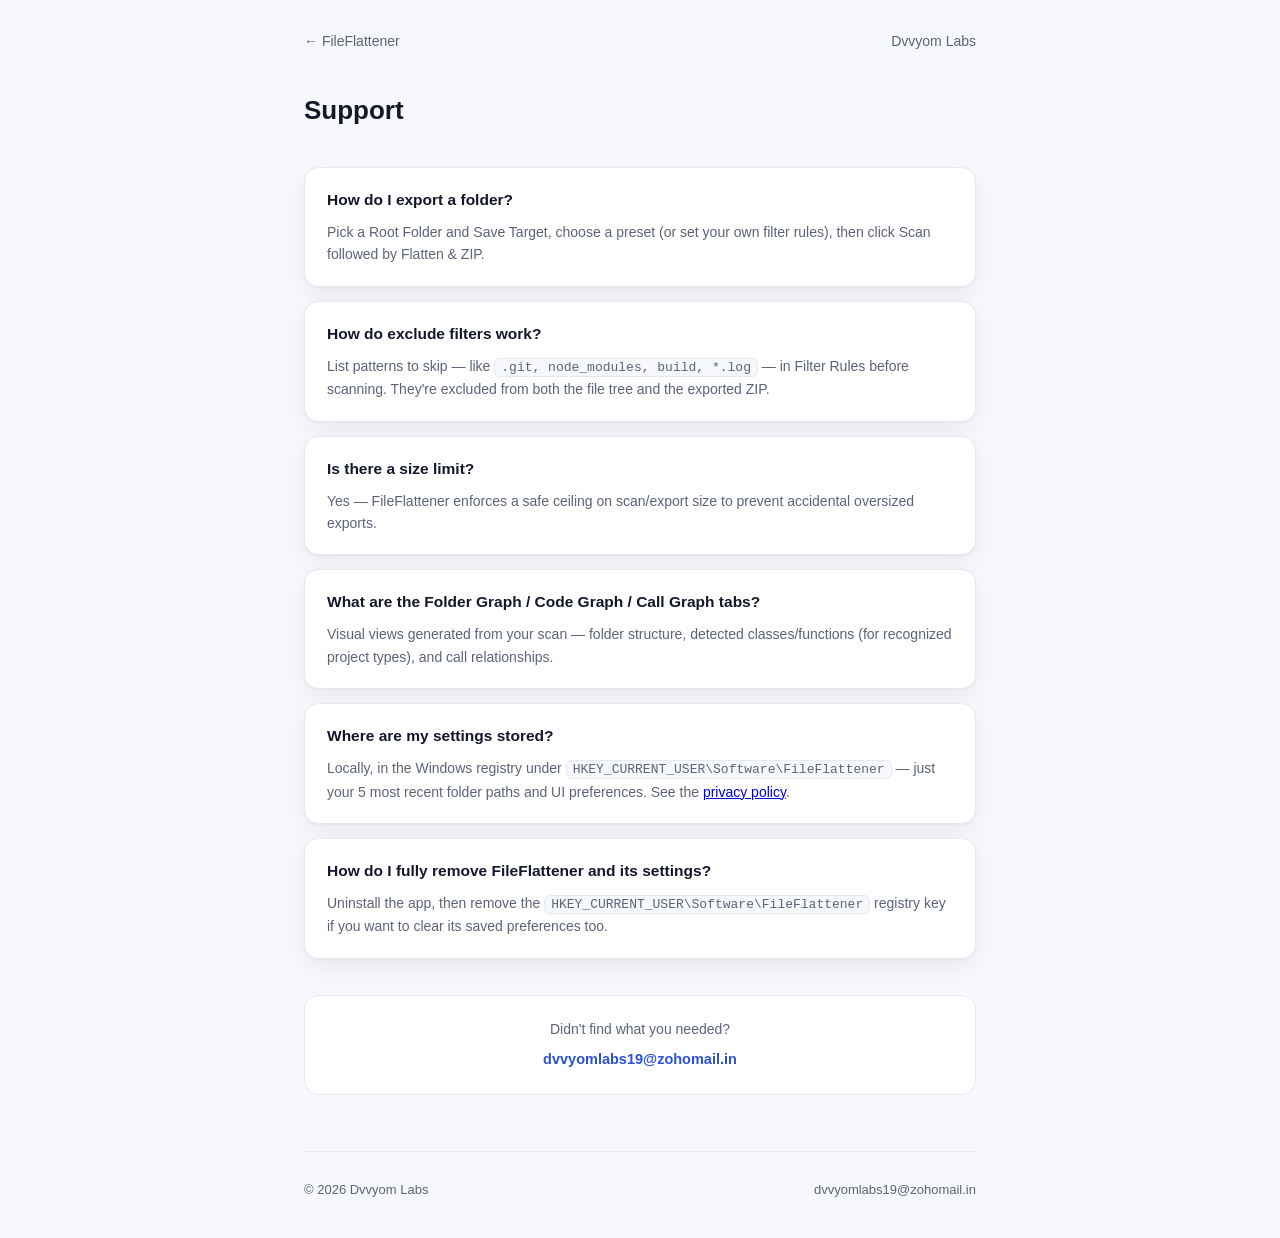
<file: apps/fileflattener/support/index.html>
<!DOCTYPE html>
<html lang="en">
<head>
<meta charset="UTF-8">
<meta name="viewport" content="width=device-width, initial-scale=1, viewport-fit=cover">
<title>FileFlattener Support — Dvvyom Labs</title>
<link rel="icon" href="[data-uri]">
<style>
  :root{
    --bg:#f7f8fb; --surface:#ffffff; --text:#12172b; --muted:#5b6478;
    --accent:#2b52d6; --border:#e6e9f2; --shadow:0 1px 2px rgba(18,23,43,.04), 0 8px 24px rgba(18,23,43,.06);
  }
  @media (prefers-color-scheme: dark){
    :root:not([data-theme="light"]){
      --bg:#0d1120; --surface:#161b30; --text:#f2f4fb; --muted:#9aa2bd;
      --accent:#6f8bff; --border:#262c48; --shadow:0 1px 2px rgba(0,0,0,.3), 0 8px 24px rgba(0,0,0,.35);
    }
  }
  *{box-sizing:border-box;}
  body{
    margin:0; background:var(--bg); color:var(--text);
    font-family:-apple-system,BlinkMacSystemFont,"Segoe UI",Inter,Roboto,Arial,sans-serif;
    padding-top:env(safe-area-inset-top,0px); padding-bottom:env(safe-area-inset-bottom,0px); line-height:1.6;
  }
  .wrap{max-width:720px; margin:0 auto; padding:0 24px;}
  header{padding:28px 0; display:flex; align-items:center; justify-content:space-between;}
  .back{color:var(--muted); text-decoration:none; font-size:14px;}
  .back:hover{color:var(--text);}
  h1{font-size:26px; margin:8px 0 36px;}
  .faq{background:var(--surface); border:1px solid var(--border); border-radius:14px; padding:20px 22px; margin-bottom:14px; box-shadow:var(--shadow);}
  .faq h3{margin:0 0 8px; font-size:15.5px;}
  .faq p{margin:0; color:var(--muted); font-size:14px;}
  .code{font-family:ui-monospace,Consolas,monospace; font-size:13px; background:var(--bg); border:1px solid var(--border); border-radius:6px; padding:1px 6px;}
  .contact{margin-top:36px; padding:22px; background:var(--surface); border:1px solid var(--border); border-radius:14px; text-align:center;}
  .contact p{color:var(--muted); margin:0 0 6px; font-size:14px;}
  .contact a{color:var(--accent); text-decoration:none; font-weight:600; font-size:14.5px;}
  footer{border-top:1px solid var(--border); margin-top:56px; padding:28px 0 40px; display:flex; justify-content:space-between; flex-wrap:wrap; gap:12px;}
  footer span, footer a{color:var(--muted); font-size:13px; text-decoration:none;}
  footer a:hover{color:var(--text);}
</style>
</head>
<body>
  <div class="wrap">
    <header>
      <a class="back" href="/apps/fileflattener/">← FileFlattener</a>
      <nav><a class="back" href="/">Dvvyom Labs</a></nav>
    </header>

    <h1>Support</h1>

    <div class="faq">
      <h3>How do I export a folder?</h3>
      <p>Pick a Root Folder and Save Target, choose a preset (or set your own filter rules), then click Scan followed by Flatten &amp; ZIP.</p>
    </div>

    <div class="faq">
      <h3>How do exclude filters work?</h3>
      <p>List patterns to skip — like <span class="code">.git, node_modules, build, *.log</span> — in Filter Rules before scanning. They're excluded from both the file tree and the exported ZIP.</p>
    </div>

    <div class="faq">
      <h3>Is there a size limit?</h3>
      <p>Yes — FileFlattener enforces a safe ceiling on scan/export size to prevent accidental oversized exports.</p>
    </div>

    <div class="faq">
      <h3>What are the Folder Graph / Code Graph / Call Graph tabs?</h3>
      <p>Visual views generated from your scan — folder structure, detected classes/functions (for recognized project types), and call relationships.</p>
    </div>

    <div class="faq">
      <h3>Where are my settings stored?</h3>
      <p>Locally, in the Windows registry under <span class="code">HKEY_CURRENT_USER\Software\FileFlattener</span> — just your 5 most recent folder paths and UI preferences. See the <a href="/apps/fileflattener/privacy/">privacy policy</a>.</p>
    </div>

    <div class="faq">
      <h3>How do I fully remove FileFlattener and its settings?</h3>
      <p>Uninstall the app, then remove the <span class="code">HKEY_CURRENT_USER\Software\FileFlattener</span> registry key if you want to clear its saved preferences too.</p>
    </div>

    <div class="contact">
      <p>Didn't find what you needed?</p>
      <a href="mailto:dvvyomlabs19@zohomail.in">dvvyomlabs19@zohomail.in</a>
    </div>

    <footer>
      <span>© 2026 Dvvyom Labs</span>
      <a href="mailto:dvvyomlabs19@zohomail.in">dvvyomlabs19@zohomail.in</a>
    </footer>
  </div>
</body>
</html>
</file>
